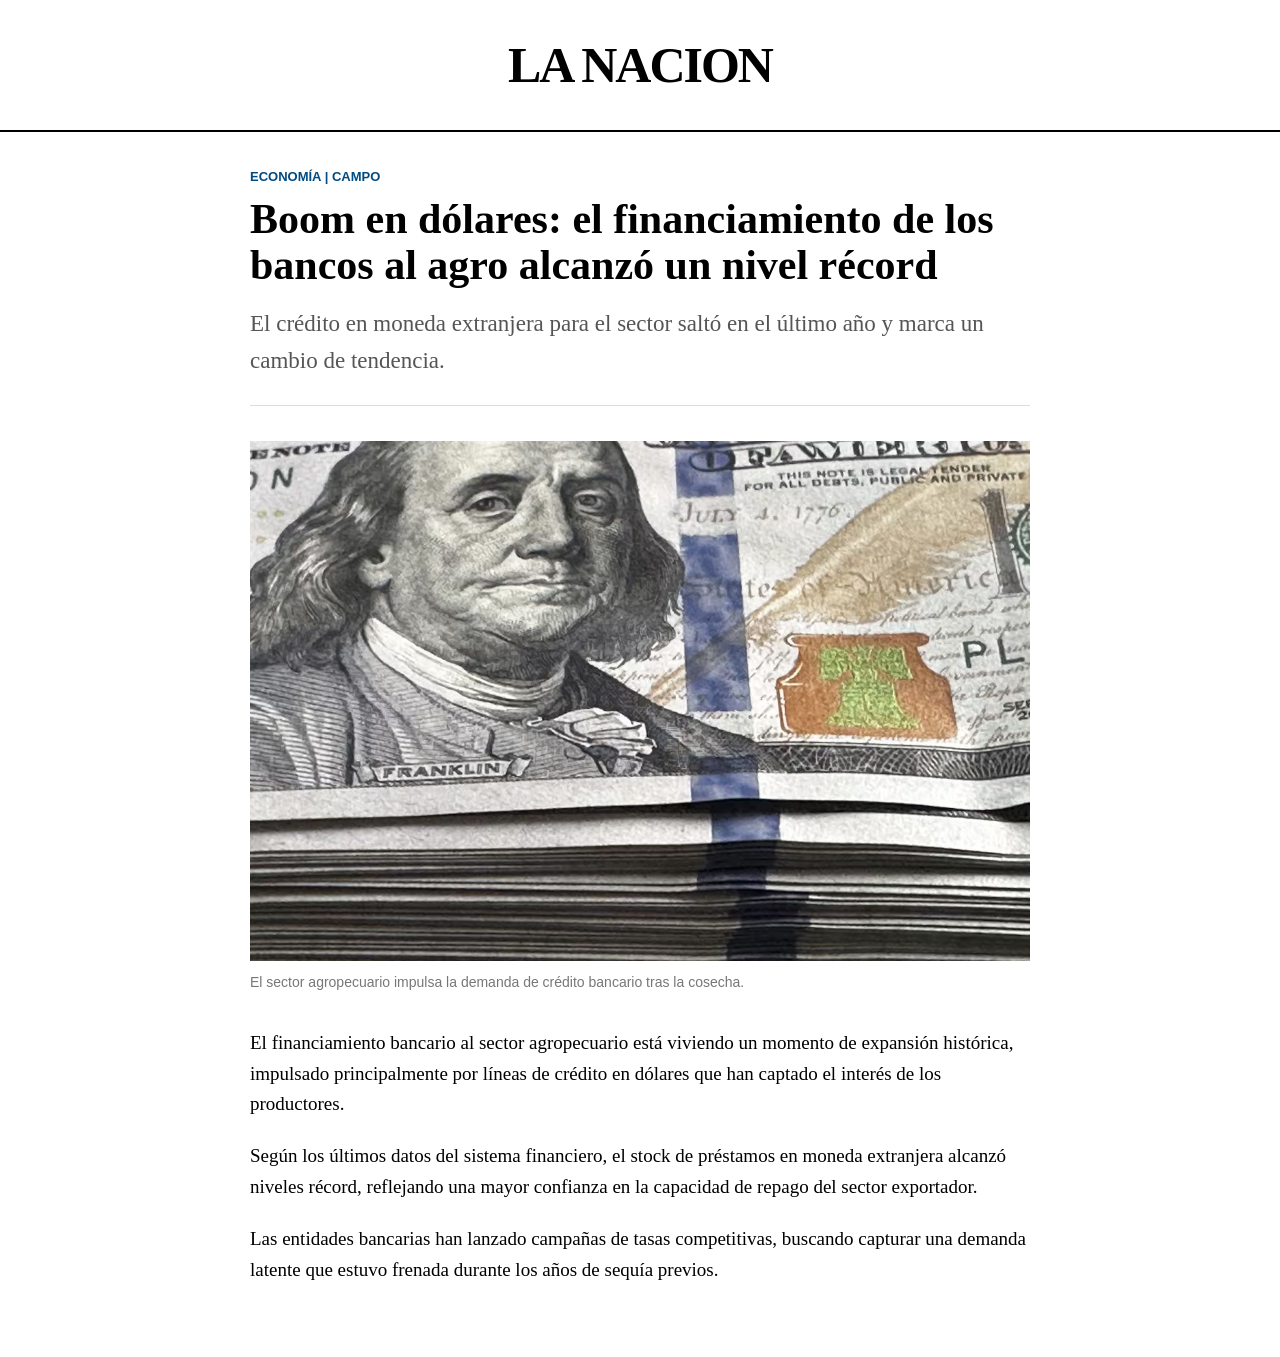
<file: Index.html>
<!DOCTYPE html>
<html lang="es">
<head>
    <meta charset="UTF-8">
    <meta name="viewport" content="width=device-width, initial-scale=1.0">
    <title>La Nación - Réplica Noticia Agro</title>
    
    <!-- Conexión de archivos según apuntes de clase -->
    <link rel="stylesheet" href="reset.css">
    <link rel="stylesheet" href="styles.css">
    <link rel="stylesheet" href="responsive.css">
</head>
<body>

    <header class="cabecera-diario">
        <div class="logo">LA NACION</div>
    </header>

    <main class="contenedor-layout">
        <article class="noticia-completa">
            <p class="volanta">Economía | Campo</p>
            
            <h1 class="titulo-nota">Boom en dólares: el financiamiento de los bancos al agro alcanzó un nivel récord</h1>
            
            <p class="bajada">El crédito en moneda extranjera para el sector saltó en el último año y marca un cambio de tendencia.</p>

            <figure class="foto-principal">
                <img src="DOLAR.jpg" alt="Campo y dólares">
                <figcaption>El sector agropecuario impulsa la demanda de crédito bancario tras la cosecha.</figcaption>
            </figure>

            <section class="cuerpo-noticia">
                <p>El financiamiento bancario al sector agropecuario está viviendo un momento de expansión histórica, impulsado principalmente por líneas de crédito en dólares que han captado el interés de los productores.</p>
                
                <p>Según los últimos datos del sistema financiero, el stock de préstamos en moneda extranjera alcanzó niveles récord, reflejando una mayor confianza en la capacidad de repago del sector exportador.</p>

                <p>Las entidades bancarias han lanzado campañas de tasas competitivas, buscando capturar una demanda latente que estuvo frenada durante los años de sequía previos.</p>
            </section>
        </article>
    </main>

</body>
</html>
</file>
<file: styles.css>
body {
    font-family: 'Georgia', serif; 
    color: #000000;
    line-height: 1.6;
    background-color: #ffffff;
}


.cabecera-diario {
    text-align: center;
    padding: 25px 0;
    border-bottom: 2px solid #000000;
    margin-bottom: 35px;
}

.logo {
    font-size: 50px;
    font-weight: bold;
    font-family: 'Times New Roman', serif;
    letter-spacing: -2px;
}


.contenedor-layout {
    width: 90%;
    max-width: 780px;
    margin: 0 auto; 
    padding-bottom: 50px;
}


.noticia-completa {
    text-align: left; 
}

.volanta {
    color: #004b81;
    text-transform: uppercase;
    font-size: 13px;
    font-weight: bold;
    margin-bottom: 8px;
    font-family: Arial, sans-serif;
}

.titulo-nota {
    font-size: 42px;
    line-height: 1.1;
    margin-bottom: 18px;
}

.bajada {
    font-size: 23px;
    color: #555;
    margin-bottom: 30px;
    border-bottom: 1px solid #ddd;
    padding-bottom: 25px;
}


.foto-principal {
    margin: 35px 0;
}

.foto-principal figcaption {
    font-size: 14px;
    color: #777;
    margin-top: 10px;
    font-family: Arial, sans-serif;
}

.cuerpo-noticia p {
    font-size: 19px;
    margin-bottom: 22px;
}
</file>
<file: responsive.css>
@media screen and (max-width: 600px) {
    .logo {
        font-size: 35px;
    }
    .titulo-nota {
        font-size: 28px;
    }
    .contenedor-layout {
        width: 94%;
    }
}
</file>
